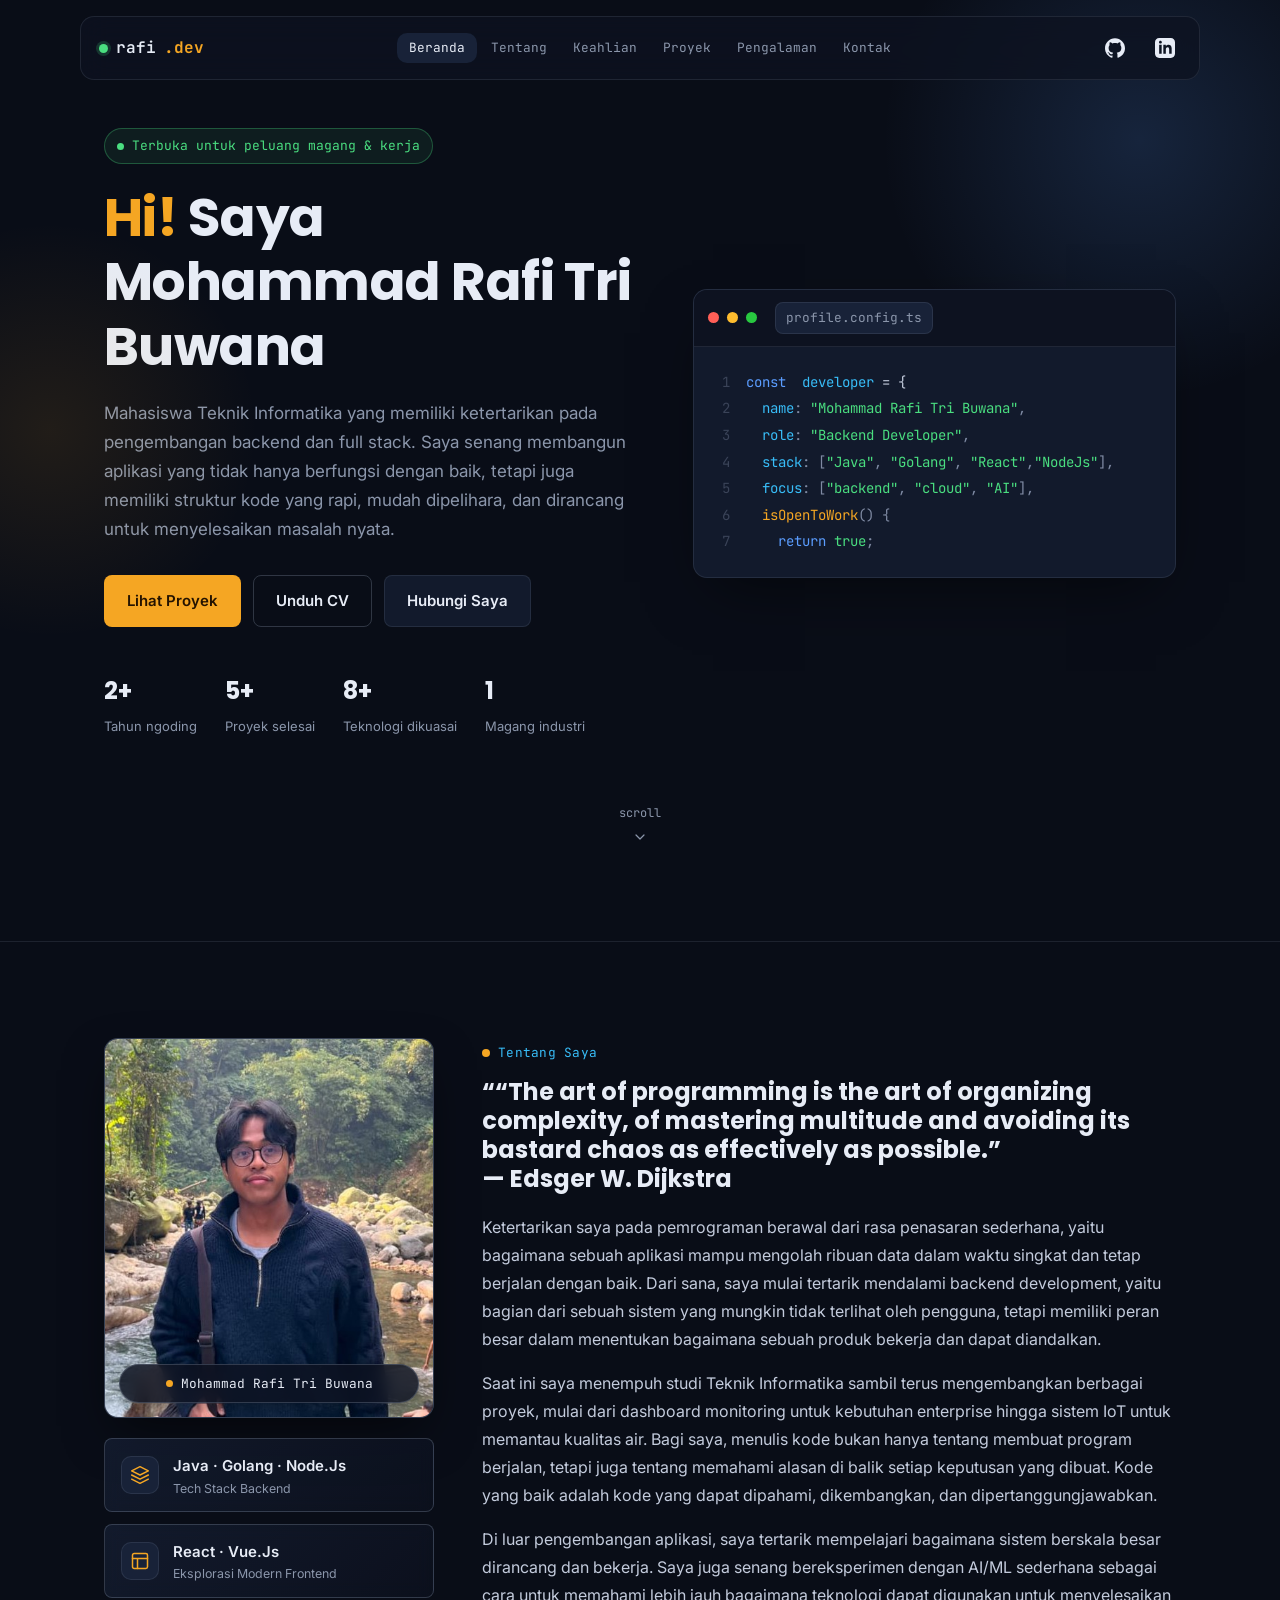
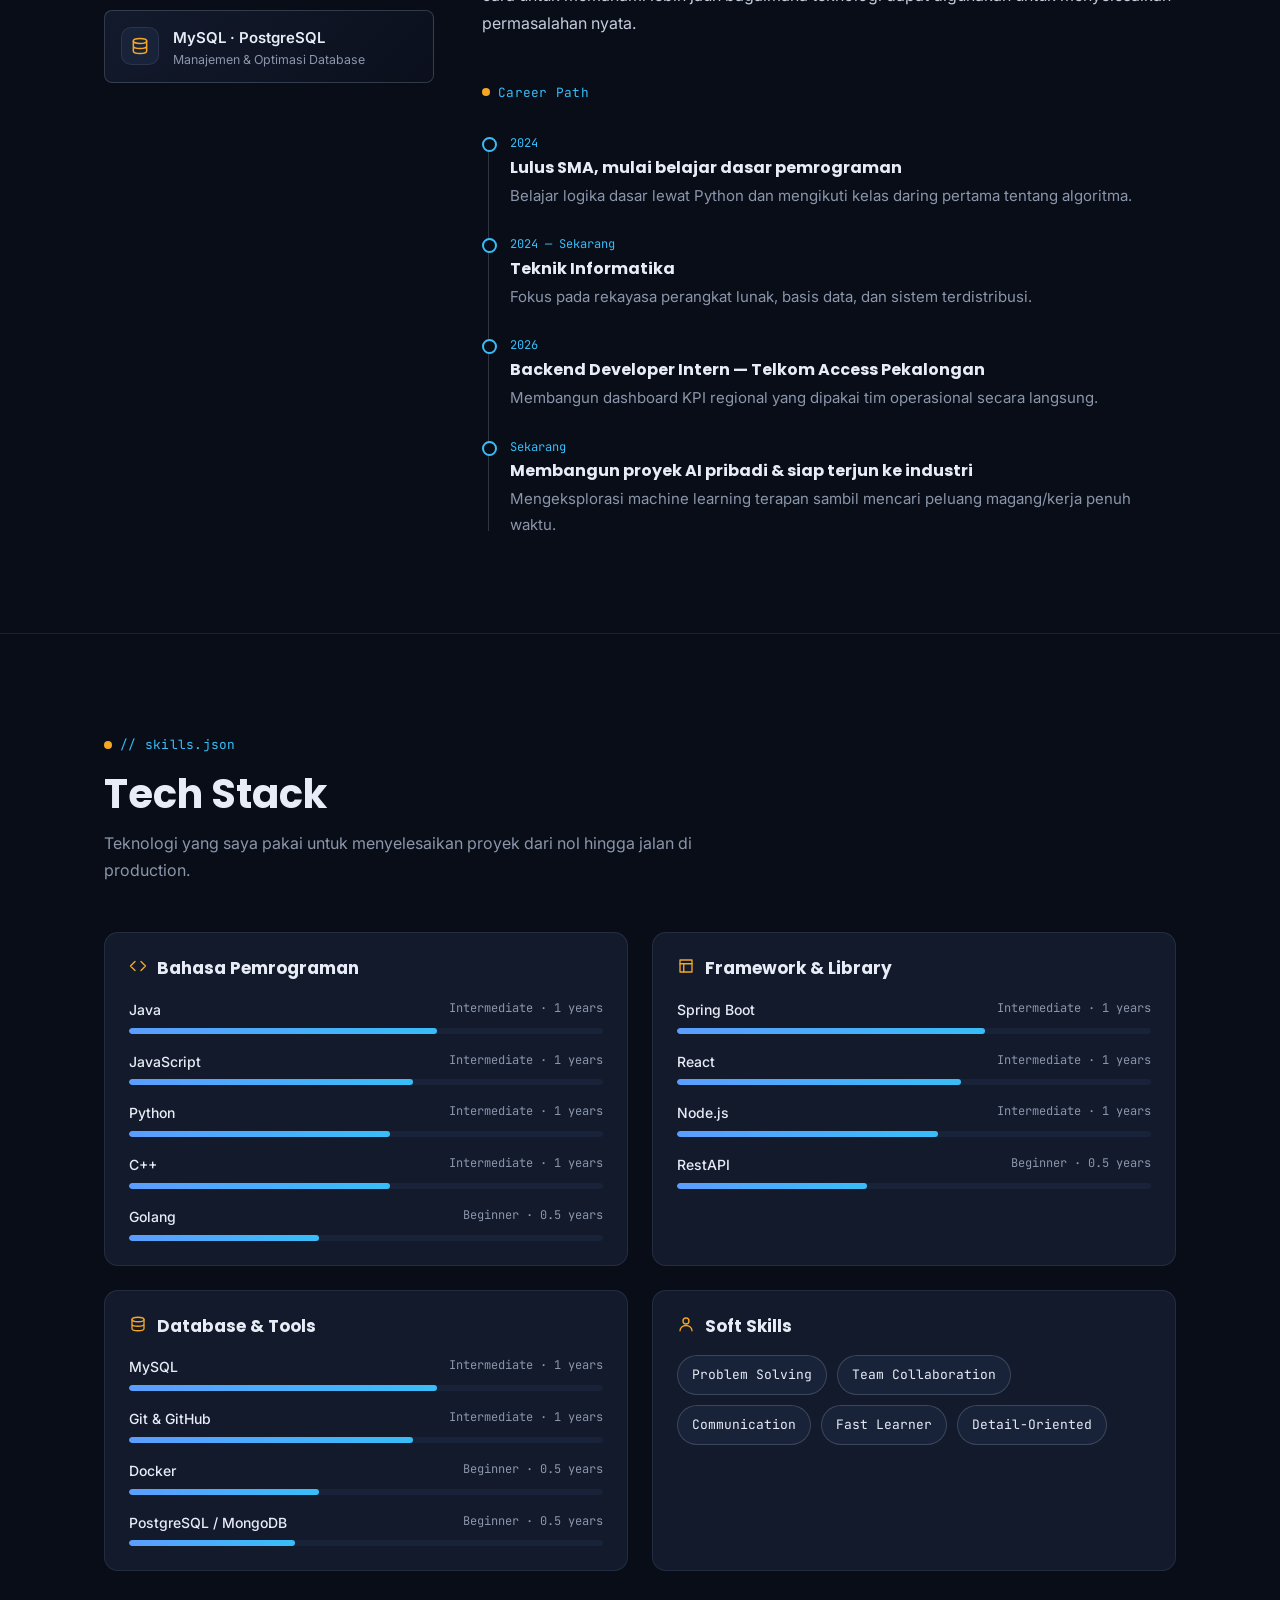
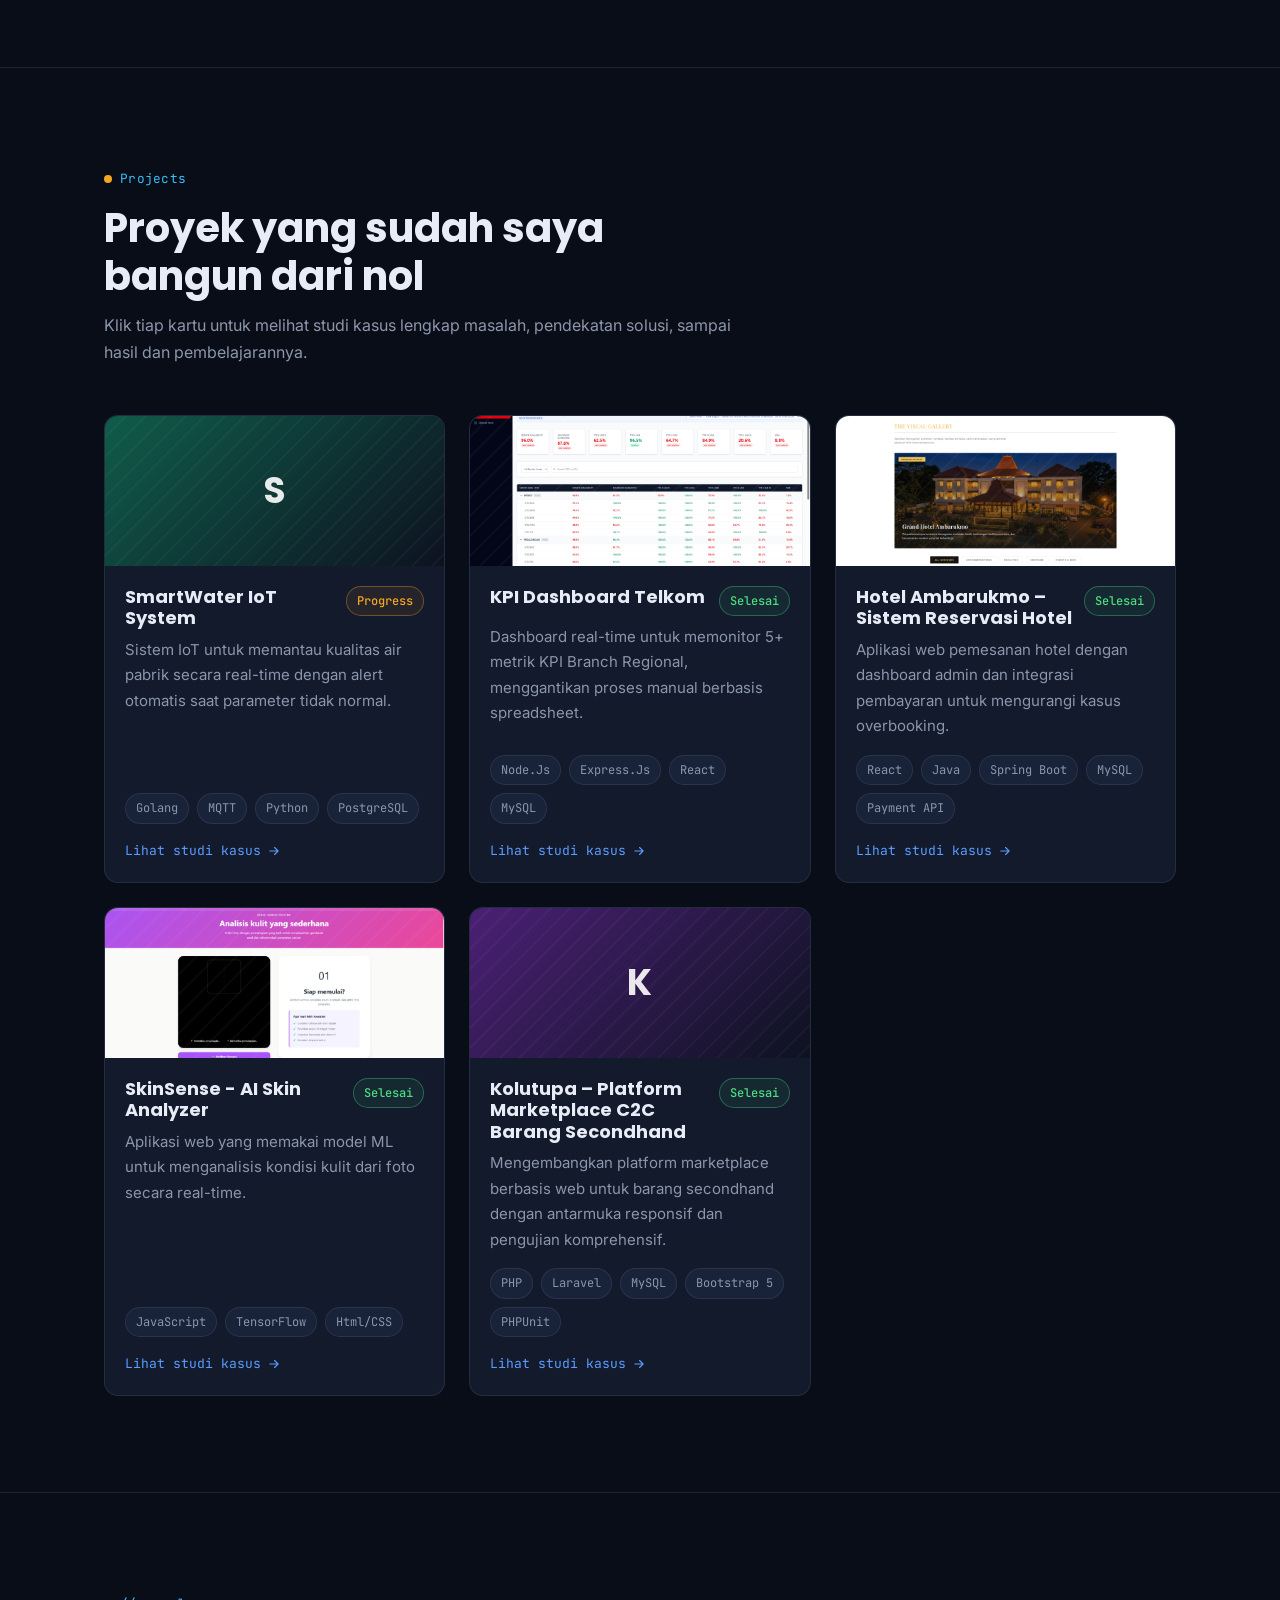
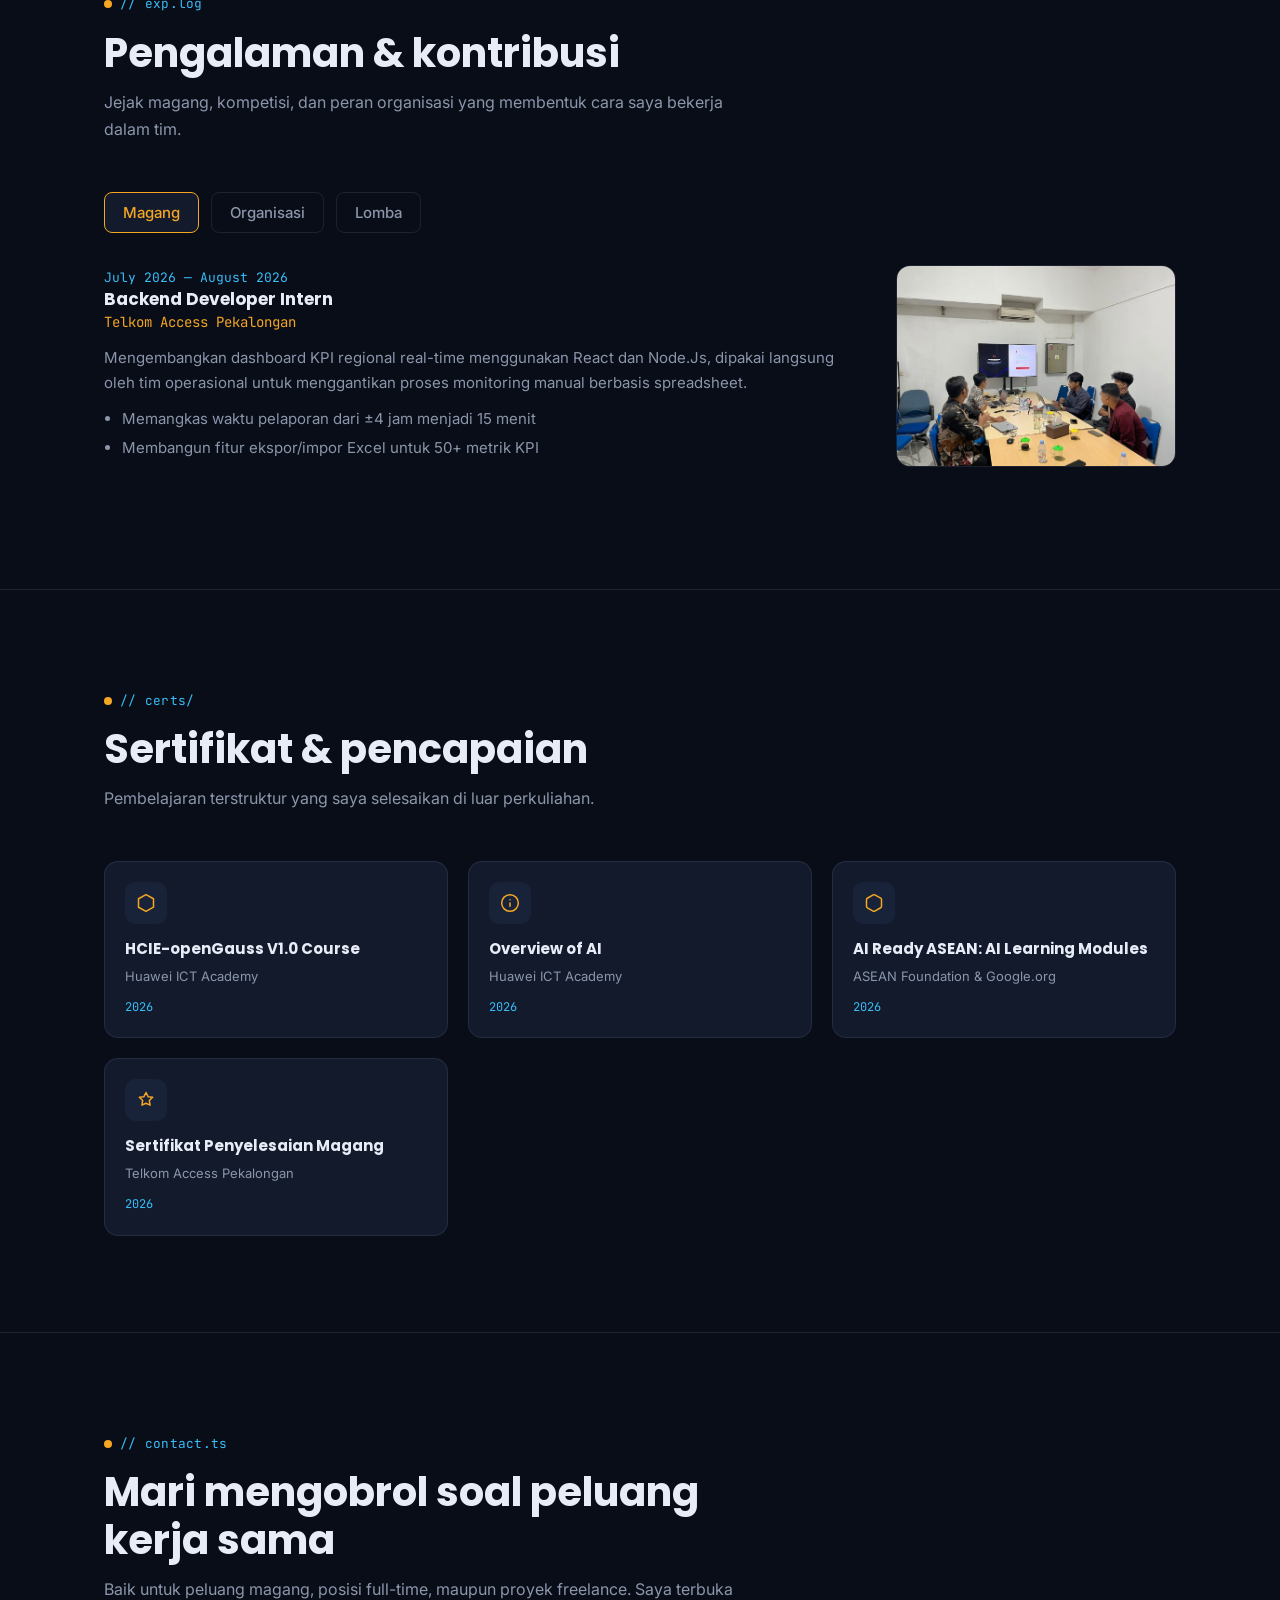
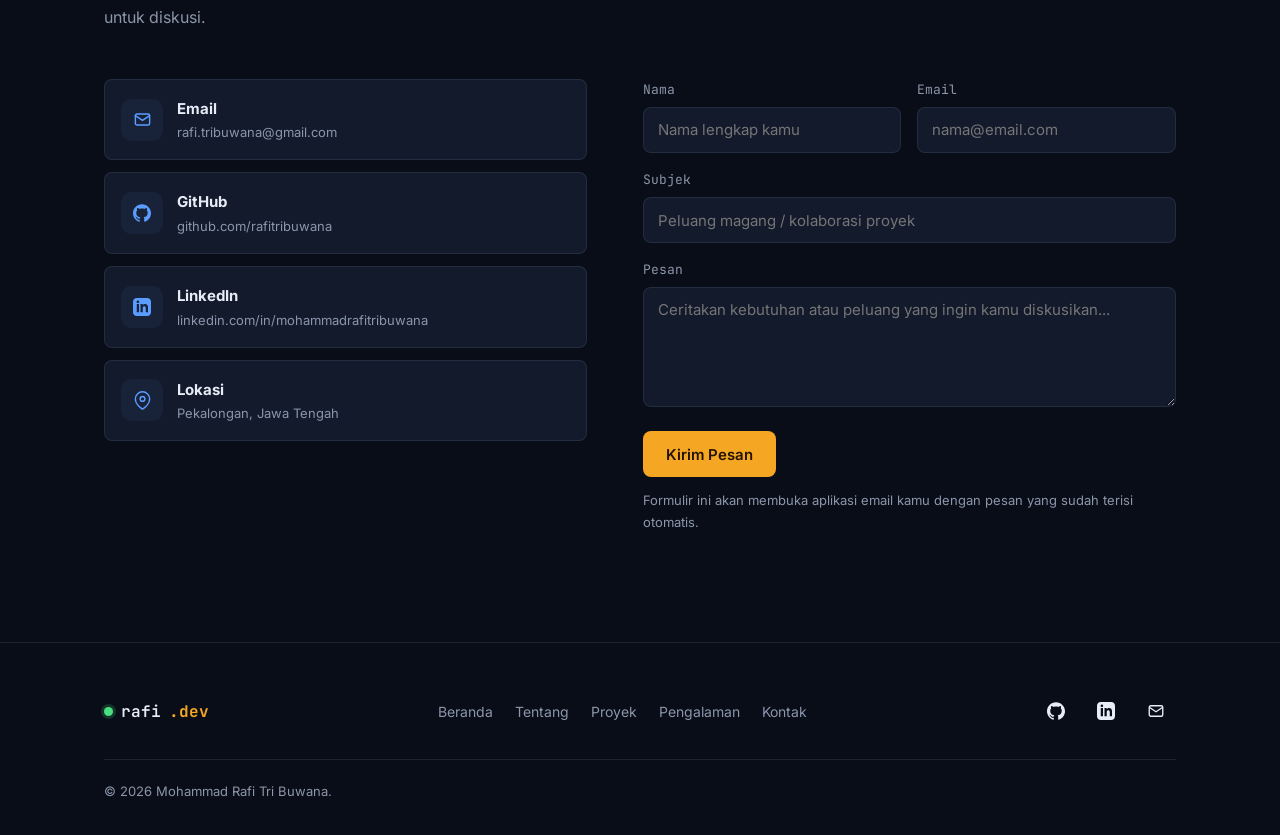
<file: index.html>
<!DOCTYPE html>
<html lang="id">
<head>
<meta charset="UTF-8" />
<meta name="viewport" content="width=device-width, initial-scale=1" />
<title>Mohammad Rafi Tri Buwana — Backend Developer</title>
<meta name="description" content="Portofolio Mohammad Rafi Tri Buwana, Backend Developer & Full Stack Developer. Lihat proyek, keahlian, dan pengalaman di bidang software engineering." />
<link rel="preconnect" href="https://fonts.googleapis.com" />
<link rel="preconnect" href="https://fonts.gstatic.com" crossorigin />
<link href="https://fonts.googleapis.com/css2?family=Poppins:wght@500;600;700&family=Inter:wght@400;500;600&family=JetBrains+Mono:wght@400;500;600&display=swap" rel="stylesheet" />
<link rel="stylesheet" href="style.css" />
</head>
<body>

<!-- ================= NAVBAR ================= -->
<div class="navbar-wrap">
  <nav class="navbar">
    <a class="logo" href="#home" aria-label="Kembali ke beranda">
      <span class="dot"></span> rafi<b>.dev</b>
    </a>
    <ul class="nav-links" id="navLinks">
      <li><a href="#home" data-section="home"><span class="fname">Beranda</span><span class="ext"></span></a></li>
      <li><a href="#about" data-section="about"><span class="fname">Tentang</span><span class="ext"></span></a></li>
      <li><a href="#skills" data-section="skills"><span class="fname">Keahlian</span><span class="ext"></span></a></li>
      <li><a href="#projects" data-section="projects"><span class="fname">Proyek</span><span class="ext"></span></a></li>
      <li><a href="#experience" data-section="experience"><span class="fname">Pengalaman</span><span class="ext"></span></a></li>
      <li><a href="#contact" data-section="contact"><span class="fname">Kontak</span><span class="ext"></span></a></li>
    </ul>
    <div class="nav-right">
      <a class="icon-link" href="https://github.com/rafitribuwana" target="_blank" rel="noopener" aria-label="Buka profil GitHub">
        <svg role="img" viewBox="0 0 24 24" xmlns="http://www.w3.org/2000/svg" width="20" height="20"><title>GitHub</title><path fill="currentColor" d="M12 .297c-6.63 0-12 5.373-12 12 0 5.303 3.438 9.8 8.205 11.385.6.113.82-.258.82-.577 0-.285-.01-1.04-.015-2.04-3.338.724-4.042-1.61-4.042-1.61C4.422 18.07 3.633 17.7 3.633 17.7c-1.087-.744.084-.729.084-.729 1.205.084 1.838 1.236 1.838 1.236 1.07 1.835 2.809 1.305 3.495.998.108-.776.417-1.305.76-1.605-2.665-.3-5.466-1.332-5.466-5.93 0-1.31.465-2.38 1.235-3.22-.135-.303-.54-1.523.105-3.176 0 0 1.005-.322 3.3 1.23.96-.267 1.98-.399 3-.405 1.02.006 2.04.138 3 .405 2.28-1.552 3.285-1.23 3.285-1.23.645 1.653.24 2.873.12 3.176.765.84 1.23 1.91 1.23 3.22 0 4.61-2.805 5.625-5.475 5.92.42.36.81 1.096.81 2.22 0 1.606-.015 2.896-.015 3.286 0 .315.21.69.825.57C20.565 22.092 24 17.592 24 12.297c0-6.627-5.373-12-12-12"/></svg>
      </a>
      <a class="icon-link" href="https://www.linkedin.com/in/rafitribuwana" target="_blank" rel="noopener" aria-label="Buka profil LinkedIn">
        <svg role="img" viewBox="0 0 24 24" xmlns="http://www.w3.org/2000/svg" width="20" height="20"><title>LinkedIn</title><path fill="currentColor" d="M19 0h-14c-2.761 0-5 2.239-5 5v14c0 2.761 2.239 5 5 5h14c2.762 0 5-2.239 5-5v-14c0-2.761-2.238-5-5-5zm-11 19h-3v-11h3v11zm-1.5-12.268c-.966 0-1.75-.79-1.75-1.764s.784-1.764 1.75-1.764 1.75.79 1.75 1.764-.783 1.764-1.75 1.764zm13.5 12.268h-3v-5.604c0-3.368-4-3.113-4 0v5.604h-3v-11h3v1.765c1.396-2.586 7-2.777 7 2.476v6.759z"/></svg>
      </a>
      <button class="icon-link menu-btn" id="menuBtn" aria-label="Buka menu navigasi">
        <svg width="20" height="20" viewBox="0 0 24 24" fill="none" stroke="currentColor" stroke-width="1.8" stroke-linecap="round"><path d="M3 6h18M3 12h18M3 18h18"/></svg>
      </button>
    </div>
  </nav>
</div>

<div class="mobile-menu" id="mobileMenu">
  <button class="icon-link close-btn" id="closeMenuBtn" aria-label="Tutup menu">
    <svg width="22" height="22" viewBox="0 0 24 24" fill="none" stroke="currentColor" stroke-width="1.8" stroke-linecap="round"><path d="M6 6l12 12M18 6L6 18"/></svg>
  </button>
  <a href="#home" data-section="home">Beranda <span class="ext"></span></a>
  <a href="#about" data-section="about">Tentang <span class="ext"></span></a>
  <a href="#skills" data-section="skills">Keahlian <span class="ext"></span></a>
  <a href="#projects" data-section="projects">Proyek <span class="ext"></span></a>
  <a href="#experience" data-section="experience">Pengalaman <span class="ext"></span></a>
  <a href="#certificates" data-section="certificates">Sertifikat <span class="ext"></span></a>
  <a href="#contact" data-section="contact">Kontak <span class="ext"></span></a>
  <div class="mm-social">
    <a class="icon-link" href="#https://github.com/rafitribuwana" target="_blank" rel="noopener" aria-label="GitHub"><svg width="19" height="19" viewBox="0 0 24 24" fill="none" stroke="currentColor" stroke-width="1.8"><rect x="3" y="3" width="18" height="18" rx="4"/><path d="M8 12h8M8 16h5M8 8h3"/></svg></a>
    <a class="icon-link" href="https://www.linkedin.com/in/rafitribuwana" target="_blank" rel="noopener" aria-label="LinkedIn"><svg width="19" height="19" viewBox="0 0 24 24" fill="none" stroke="currentColor" stroke-width="1.8"><rect x="3" y="3" width="18" height="18" rx="4"/><path d="M8.5 11v6M12.5 17v-3.5c0-1.2 1-2 2-2s1.8.8 1.8 2V17"/></svg></a>
  </div>
</div>

<!-- ================= HERO ================= -->
<section class="hero" id="home">
  <div class="hero-glow"></div>
  <div class="hero-glow two"></div>
  <div class="container hero-grid">
    <div>
      <span class="hero-kicker"><span class="pulse"></span> Terbuka untuk peluang magang &amp; kerja</span>
      <h1> <span class="accent">Hi!</span> Saya Mohammad Rafi Tri Buwana</h1>      
      <p class="lead">Mahasiswa Teknik Informatika yang memiliki ketertarikan pada pengembangan backend dan full stack. Saya senang membangun aplikasi yang tidak hanya berfungsi dengan baik, tetapi juga memiliki struktur kode yang rapi, mudah dipelihara, dan dirancang untuk menyelesaikan masalah nyata.</p>
      <div class="hero-ctas">
        <a href="#projects" class="btn btn-primary">Lihat Proyek</a>
        <a href="assets/CV_Mohammad Rafi Tri Buwana.pdf" class="btn btn-outline">Unduh CV</a>
        <a href="#contact" class="btn btn-ghost">Hubungi Saya</a>
      </div>
      <div class="hero-stats">
        <div class="stat"><b>2+</b><span>Tahun ngoding</span></div>
        <div class="stat"><b>5+</b><span>Proyek selesai</span></div>
        <div class="stat"><b>8+</b><span>Teknologi dikuasai</span></div>
        <div class="stat"><b>1</b><span>Magang industri</span></div>
      </div>
    </div>

    <div class="editor reveal">
      <div class="editor-bar">
        <span class="editor-dot r"></span><span class="editor-dot y"></span><span class="editor-dot g"></span>
        <span class="editor-file">profile.config.ts</span>
      </div>
      <div class="editor-body" id="editorBody"></div>
    </div>
  </div>
  <div class="container">
    <div class="scroll-cue">
      <span>scroll</span>
      <svg width="16" height="16" viewBox="0 0 24 24" fill="none" stroke="currentColor" stroke-width="1.8" stroke-linecap="round" stroke-linejoin="round"><path d="M6 9l6 6 6-6"/></svg>
    </div>
  </div>
</section>

<!-- ================= ABOUT ================= -->
<section class="section" id="about">
  <div class="container">
    <div class="about-grid">
      <div class="reveal about-left-col">
        <div class="about-photo-card">
          <img src="assets/Profile2.jpeg" alt="Mohammad Rafi Tri Buwana" onerror="this.style.display='none'; this.nextElementSibling.style.display='flex';" />
          <div class="photo-placeholder" style="display:none;">
            <svg width="44" height="44" viewBox="0 0 24 24" fill="none" stroke="currentColor" stroke-width="1.8" stroke-linecap="round" stroke-linejoin="round"><path d="M20 21v-2a4 4 0 0 0-4-4H8a4 4 0 0 0-4 4v2"/><circle cx="12" cy="7" r="4"/></svg>
            <span>assets/Profile.jpeg</span>
          </div>
          <div class="about-photo-badge">
            <span class="pulse"></span> Mohammad Rafi Tri Buwana
          </div>
        </div>

        <div class="stat-grid">
          <div class="stat-card">
            <div class="stat-icon-wrap">
              <svg class="sc-icon" viewBox="0 0 24 24" fill="none" stroke="currentColor" stroke-width="1.8" stroke-linecap="round" stroke-linejoin="round"><path d="M12 2L2 7l10 5 10-5-10-5zM2 17l10 5 10-5M2 12l10 5 10-5"/></svg>
            </div>
            <div class="stat-info">
              <b>Java · Golang · Node.Js </b>
              <span> Tech Stack Backend</span>
            </div>
          </div>
          <div class="stat-card">
            <div class="stat-icon-wrap">
              <svg class="sc-icon" viewBox="0 0 24 24" fill="none" stroke="currentColor" stroke-width="1.8" stroke-linecap="round" stroke-linejoin="round"><rect x="3" y="3" width="18" height="18" rx="2" ry="2"/><path d="M3 9h18M9 21V9"/></svg>
            </div>
            <div class="stat-info">
              <b>React · Vue.Js</b>
              <span>Eksplorasi Modern Frontend</span>
            </div>
          </div>
          <div class="stat-card">
            <div class="stat-icon-wrap">
              <svg class="sc-icon" viewBox="0 0 24 24" fill="none" stroke="currentColor" stroke-width="1.8" stroke-linecap="round" stroke-linejoin="round"><ellipse cx="12" cy="6" rx="8" ry="3"/><path d="M4 6v6c0 1.7 3.6 3 8 3s8-1.3 8-3V6M4 12v6c0 1.7 3.6 3 8 3s8-1.3 8-3v-6"/></svg>
            </div>  
            <div class="stat-info">
              <b>MySQL · PostgreSQL</b>
              <span>Manajemen &amp; Optimasi Database</span>
            </div>
          </div>
        </div>
      </div>

      <div class="reveal about-right-col">
        <span class="eyebrow">Tentang Saya</span>
        <h2>““The art of programming is the art of organizing complexity, of mastering multitude and avoiding its bastard chaos as effectively as possible.”</h2>
        <h2>— Edsger W. Dijkstra</h2>
        <div class="about-text" style="margin-top:20px;">
          <p>Ketertarikan saya pada pemrograman berawal dari rasa penasaran sederhana, yaitu bagaimana sebuah aplikasi mampu mengolah ribuan data dalam waktu singkat dan tetap berjalan dengan baik. Dari sana, saya mulai tertarik mendalami backend development, yaitu bagian dari sebuah sistem yang mungkin tidak terlihat oleh pengguna, tetapi memiliki peran besar dalam menentukan bagaimana sebuah produk bekerja dan dapat diandalkan.</p>
          <p>Saat ini saya menempuh studi Teknik Informatika sambil terus mengembangkan berbagai proyek, mulai dari dashboard monitoring untuk kebutuhan enterprise hingga sistem IoT untuk memantau kualitas air. Bagi saya, menulis kode bukan hanya tentang membuat program berjalan, tetapi juga tentang memahami alasan di balik setiap keputusan yang dibuat. Kode yang baik adalah kode yang dapat dipahami, dikembangkan, dan dipertanggungjawabkan.</p>
          <p>Di luar pengembangan aplikasi, saya tertarik mempelajari bagaimana sistem berskala besar dirancang dan bekerja. Saya juga senang bereksperimen dengan AI/ML sederhana sebagai cara untuk memahami lebih jauh bagaimana teknologi dapat digunakan untuk menyelesaikan permasalahan nyata.</p>
        </div>

        <div class="about-timeline-wrap" style="margin-top:40px;">
          <span class="eyebrow">Career Path</span>
          <div class="timeline" style="margin-top:16px;">
            <div class="tl-item">
              <div class="tl-date">2024</div>
              <h4>Lulus SMA, mulai belajar dasar pemrograman</h4>
              <p>Belajar logika dasar lewat Python dan mengikuti kelas daring pertama tentang algoritma.</p>
            </div>
            <div class="tl-item">
              <div class="tl-date">2024 — Sekarang</div>
              <h4>Teknik Informatika</h4>
              <p>Fokus pada rekayasa perangkat lunak, basis data, dan sistem terdistribusi.</p>
            </div>
            <div class="tl-item">
              <div class="tl-date">2026</div>
              <h4>Backend Developer Intern — Telkom Access Pekalongan</h4>
              <p>Membangun dashboard KPI regional yang dipakai tim operasional secara langsung.</p>
            </div>
            <div class="tl-item">
              <div class="tl-date">Sekarang</div>
              <h4>Membangun proyek AI pribadi &amp; siap terjun ke industri</h4>
              <p>Mengeksplorasi machine learning terapan sambil mencari peluang magang/kerja penuh waktu.</p>
            </div>
          </div>
        </div>
      </div>
    </div>
  </div>
</section>

<!-- ================= SKILLS ================= -->
<section class="section" id="skills">
  <div class="container">
    <div class="section-head reveal">
      <span class="eyebrow">// skills.json</span>
      <h2>Tech Stack</h2>
      <p>Teknologi yang saya pakai untuk menyelesaikan proyek dari nol hingga jalan di production.</p>
    </div>

    <div class="skills-grid">
      <div class="skill-card reveal">
        <h3><span class="ico">
          <svg width="18" height="18" viewBox="0 0 24 24" fill="none" stroke="currentColor" stroke-width="1.8" stroke-linecap="round" stroke-linejoin="round"><path d="M16 18l6-6-6-6M8 6l-6 6 6 6"/></svg>
        </span> Bahasa Pemrograman</h3>
        <div class="skill-row" data-level="65"><div class="row-top"><span>Java</span><span>Intermediate · 1 years</span></div><div class="meter"><i></i></div></div>
        <div class="skill-row" data-level="60"><div class="row-top"><span>JavaScript</span><span>Intermediate · 1 years</span></div><div class="meter"><i></i></div></div>
        <div class="skill-row" data-level="55"><div class="row-top"><span>Python</span><span>Intermediate · 1 years</span></div><div class="meter"><i></i></div></div>
        <div class="skill-row" data-level="55"><div class="row-top"><span>C++</span><span>Intermediate · 1 years</span></div><div class="meter"><i></i></div></div>
        <div class="skill-row" data-level="40"><div class="row-top"><span>Golang</span><span>Beginner · 0.5 years</span></div><div class="meter"><i></i></div></div>
      </div>

      <div class="skill-card reveal">
        <h3><span class="ico">
          <svg width="18" height="18" viewBox="0 0 24 24" fill="none" stroke="currentColor" stroke-width="1.8" stroke-linecap="round" stroke-linejoin="round"><path d="M4 4h16v16H4z"/><path d="M4 9h16M9 9v11"/></svg>
        </span> Framework &amp; Library</h3>
        <div class="skill-row" data-level="65"><div class="row-top"><span>Spring Boot</span><span>Intermediate · 1 years</span></div><div class="meter"><i></i></div></div>
        <div class="skill-row" data-level="60"><div class="row-top"><span>React</span><span>Intermediate · 1 years</span></div><div class="meter"><i></i></div></div>
        <div class="skill-row" data-level="55"><div class="row-top"><span>Node.js</span><span>Intermediate · 1 years</span></div><div class="meter"><i></i></div></div>
        <div class="skill-row" data-level="40"><div class="row-top"><span>RestAPI</span><span>Beginner · 0.5 years</span></div><div class="meter"><i></i></div></div>
      </div>

      <div class="skill-card reveal">
        <h3><span class="ico">
          <svg width="18" height="18" viewBox="0 0 24 24" fill="none" stroke="currentColor" stroke-width="1.8" stroke-linecap="round" stroke-linejoin="round"><ellipse cx="12" cy="6" rx="8" ry="3"/><path d="M4 6v6c0 1.7 3.6 3 8 3s8-1.3 8-3V6M4 12v6c0 1.7 3.6 3 8 3s8-1.3 8-3v-6"/></svg>
        </span> Database &amp; Tools</h3>
        <div class="skill-row" data-level="65"><div class="row-top"><span>MySQL</span><span>Intermediate · 1 years</span></div><div class="meter"><i></i></div></div>
        <div class="skill-row" data-level="60"><div class="row-top"><span>Git &amp; GitHub</span><span>Intermediate · 1 years</span></div><div class="meter"><i></i></div></div>
        <div class="skill-row" data-level="40"><div class="row-top"><span>Docker</span><span>Beginner · 0.5 years</span></div><div class="meter"><i></i></div></div>
        <div class="skill-row" data-level="35"><div class="row-top"><span>PostgreSQL / MongoDB</span><span>Beginner · 0.5 years</span></div><div class="meter"><i></i></div></div>
      </div>

      <div class="skill-card reveal">
        <h3><span class="ico">
          <svg width="18" height="18" viewBox="0 0 24 24" fill="none" stroke="currentColor" stroke-width="1.8" stroke-linecap="round" stroke-linejoin="round"><circle cx="12" cy="8" r="4"/><path d="M4 21c0-4 3.6-7 8-7s8 3 8 7"/></svg>
        </span> Soft Skills</h3>
        <div class="soft-skills" style="margin-top:0;">
          <span class="value-chip">Problem Solving</span>
          <span class="value-chip">Team Collaboration</span>
          <span class="value-chip">Communication</span>
          <span class="value-chip">Fast Learner</span>
          <span class="value-chip">Detail-Oriented</span>
        </div>
      </div>
    </div>
  </div>
</section>

<!-- ================= PROJECTS ================= -->
<section class="section" id="projects">
  <div class="container">
    <div class="section-head reveal">
      <span class="eyebrow">Projects</span>
      <h2>Proyek yang sudah saya bangun dari nol</h2>
      <p>Klik tiap kartu untuk melihat studi kasus lengkap masalah, pendekatan solusi, sampai hasil dan pembelajarannya.</p>
    </div>
    <div class="projects-grid" id="projectsGrid"></div>
  </div>
</section>

<!-- ================= EXPERIENCE ================= -->
<section class="section" id="experience">
  <div class="container">
    <div class="section-head reveal">
      <span class="eyebrow">// exp.log</span>
      <h2>Pengalaman &amp; kontribusi</h2>
      <p>Jejak magang, kompetisi, dan peran organisasi yang membentuk cara saya bekerja dalam tim.</p>
    </div>

    <!-- Experience Tabs -->
    <div class="exp-tabs reveal">
      <button class="exp-tab-btn active" data-category="internship">Magang</button>
      <button class="exp-tab-btn" data-category="organization">Organisasi</button>
      <button class="exp-tab-btn" data-category="competition">Lomba</button>
    </div>

    <!-- Magang -->
    <div class="exp-list" data-category="internship">
      <div class="exp-item reveal">
        <div>
          <div class="exp-date">July 2026 — August 2026</div>
          <div class="exp-content">
            <h4>Backend Developer Intern</h4>
            <div class="exp-org">Telkom Access Pekalongan</div>
            <p>Mengembangkan dashboard KPI regional real-time menggunakan React dan Node.Js, dipakai langsung oleh tim operasional untuk menggantikan proses monitoring manual berbasis spreadsheet.</p>
            <ul>
              <li>Memangkas waktu pelaporan dari ±4 jam menjadi 15 menit</li>
              <li>Membangun fitur ekspor/impor Excel untuk 50+ metrik KPI</li>
            </ul>
          </div>
        </div>
        <div class="exp-photo">
          <img src="assets//magang/MagangTelkom.jpeg" alt="Dashboard KPI Telkom" />
        </div>
      </div>
    </div>

    <!-- Organisasi -->
    <div class="exp-list" data-category="organization" style="display:none;">
      <div class="exp-item reveal">
        <div>
          <div class="exp-date">January 2026 - Now</div>
          <div class="exp-content">
            <h4>Head of Student Activity Unit - Manggala</h4>
            <div class="exp-org">Organisasi Mahasiswa</div>
            <ul>
              <li>Memimpin operasional menyeluruh organisasi mahasiswa dengan menyusun rencana kerja tahunan, roadmap kegiatan, serta menentukan arah strategis organisasi.</li>
              <li>Mengawasi dan mengoordinasikan berbagai divisi internal guna memastikan program kerja berjalan efektif.</li>
            </ul>
          </div>
        </div>
        <div class="exp-photo">
          <img src="/assets/organisasi/SertijabUKM.jpeg" alt="Manggala" />
        </div>
      </div>
      <div class="exp-item reveal">
        <div>
          <div class="exp-date">June 2026</div>
          <div class="exp-content">
            <h4>Project Manager</h4>
            <div class="exp-org">Teaching Movement at Rumah Baca</div>
            <ul>
              <li>Memimpin penuh perencanaan, pengorganisasian, dan eksekusi program pengabdian masyarakat.</li>
              <li>Mengoordinasikan panitia pelaksana dalam penyusunan materi ajar yang edukatif dan interaktif.</li>
            </ul>
          </div>
        </div>
        <div class="exp-photo">
          <img src="assets/organisasi/Rumahbaca2.jpeg" alt="Teaching Movement" />
        </div>
      </div>
      <div class="exp-item reveal">
        <div>
          <div class="exp-date">March 2026</div>
          <div class="exp-content">
            <h4>Public Relations Staff</h4>
            <div class="exp-org">Charity Event at Orphanage</div>
            <ul>
              <li>Menjadi jembatan komunikasi utama antara pihak panitia dengan pengelola panti asuhan.</li>
              <li>Menyusun narasi informasi acara, mengelola penyebaran undangan, serta mendukung donasi.</li>
            </ul>
          </div>
        </div>
        <div class="exp-photo">
          <img src="assets/organisasi/IFBERMA.jpeg" alt="Charity Event" />
        </div>
      </div>
      <div class="exp-item reveal">
        <div>
          <div class="exp-date">January 2026 - February 2026</div>
          <div class="exp-content">
            <h4>Secretary</h4>
            <div class="exp-org">University Roadshow & Campus Awareness</div>
            <ul>
              <li>Mengelola seluruh pemesanan dokumen formal, surat-menyurat birokrasi, pencatatan notulensi, serta pengarsipan data.</li>
              <li>Menyusun jadwal kunjungan ke berbagai SMA dan berkolaborasi dengan tim internal demi kelancaran sosialisasi.</li>
            </ul>
          </div>
        </div>
        <div class="exp-photo">
          <img src="/assets/organisasi/Roadshow2.jpeg" alt="Roadshow" />
        </div>
      </div>
      <div class="exp-item reveal">
        <div>
          <div class="exp-date">January 2026</div>
          <div class="exp-content">
            <h4>Event Coordinator</h4>
            <div class="exp-org">Basic Leadership Training (LDK)</div>
            <ul>
              <li>Merancang konsep, susunan acara (agenda), dan kerangka pelatihan kepemimpinan peserta.</li>
              <li>Mengoordinasikan kepanitiaan lintas fungsi serta mengelola logistik, lini masa, dan alur acara.</li>
            </ul>
          </div>
        </div>
        <div class="exp-photo">
          <img src="assets/organisasi/LDKManggala.jpeg" alt="Leadership Training" />
        </div>
      </div>
      <div class="exp-item reveal">
        <div>
          <div class="exp-date">September 2025</div>
          <div class="exp-content">
            <h4>Security Division Member</h4>
            <div class="exp-org">Informatics Department Orientation</div>
            <ul>
              <li>Memastikan kedisiplinan, ketertiban, dan manajemen kerumunan selama rangkaian acara orientasi jurusan.</li>
              <li>Bekerja sama secara intensif dengan tim lintas divisi untuk menciptakan lingkungan orientasi yang aman.</li>
            </ul>
          </div>
        </div>
        <div class="exp-photo">
          <img src="assets/organisasi/PanitiaWPI.jpeg" alt="Orientation" />
        </div>
      </div>
    </div>

    <!-- Lomba -->
    <div class="exp-list" data-category="competition" style="display:none;">
      <div class="exp-item reveal">
        <div>
          <div class="exp-date">October 2025</div>
          <div class="exp-content">
            <h4>Finalist</h4>
            <div class="exp-org">Business Idea Competition at ISLI National Seminar & Workshop</div>
            <p>Pertamina University & Institute of Supply Chain and Logistics Indonesia (ISLI)</p>
          </div>
        </div>
        <div class="exp-photo">
          <img src="assets/lomba/ISLICompetition.jpeg" alt="ISLI Competition" />
        </div>
      </div>
      <div class="exp-item reveal">
        <div>
          <div class="exp-date">October 2025</div>
          <div class="exp-content">
            <h4>Participant</h4>
            <div class="exp-org">National Essay Competition</div>
            <p>Sebelas Maret University (UNS) – Development Economics Student Association</p>
          </div>
        </div>
        <div class="exp-photo">
          <img src="assets/lomba/EssayUNS.jpeg" alt="Essay Competition" />
        </div>
      </div>
      <div class="exp-item reveal">
        <div>
          <div class="exp-date">September 2025</div>
          <div class="exp-content">
            <h4>Participant</h4>
            <div class="exp-org">ONMIPA (National Olympiad in Mathematics and Natural Sciences)</div>
            <p>Regional Level - Kementerian Pendidikan Tinggi, Sains, dan Teknologi Republik Indonesia</p>
          </div>
        </div>
        <div class="exp-photo">
          <img src="assets/lomba/ONMIPA2025.jpeg" alt="ONMIPA" />
        </div>
      </div>
    </div>
  </div>
</section>

<!-- ================= CERTIFICATES ================= -->
<section class="section" id="certificates">
  <div class="container">
    <div class="section-head reveal">
      <span class="eyebrow">// certs/</span>
      <h2>Sertifikat &amp; pencapaian</h2>
      <p>Pembelajaran terstruktur yang saya selesaikan di luar perkuliahan.</p>
    </div>
    <div class="cert-grid" id="certGrid">
      <div class="cert-card reveal" role="button" tabindex="0" data-cert-id="hcie-opengauss">
        <div class="cert-icon"><svg width="20" height="20" viewBox="0 0 24 24" fill="none" stroke="currentColor" stroke-width="1.8" stroke-linecap="round" stroke-linejoin="round"><path d="M12 2l9 4.9V17L12 22l-9-4.9V6.9z"/></svg></div>
        <h4>HCIE-openGauss V1.0 Course</h4>
        <div class="cert-issuer">Huawei ICT Academy</div>
        <div class="cert-date">2026</div>
      </div>
      <div class="cert-card reveal" role="button" tabindex="0" data-cert-id="overview-ai">
        <div class="cert-icon"><svg width="20" height="20" viewBox="0 0 24 24" fill="none" stroke="currentColor" stroke-width="1.8" stroke-linecap="round" stroke-linejoin="round"><circle cx="12" cy="12" r="10"/><path d="M12 16v-4"/><path d="M12 8h.01"/></svg></div>
        <h4>Overview of AI</h4>
        <div class="cert-issuer">Huawei ICT Academy</div>
        <div class="cert-date">2026</div>
      </div>
      <div class="cert-card reveal" role="button" tabindex="0" data-cert-id="ai-ready-asean">
        <div class="cert-icon"><svg width="20" height="20" viewBox="0 0 24 24" fill="none" stroke="currentColor" stroke-width="1.8" stroke-linecap="round" stroke-linejoin="round"><path d="M21 16V8a2 2 0 0 0-1-1.73l-7-4a2 2 0 0 0-2 0l-7 4A2 2 0 0 0 3 8v8a2 2 0 0 0 1 1.73l7 4a2 2 0 0 0 2 0l7-4A2 2 0 0 0 21 16z"/></svg></div>
        <h4>AI Ready ASEAN: AI Learning Modules</h4>
        <div class="cert-issuer">ASEAN Foundation & Google.org</div>
        <div class="cert-date">2026</div>
      </div>
       <div class="cert-card reveal" role="button" tabindex="0" data-cert-id="internship-cert">
        <div class="cert-icon"><svg width="20" height="20" viewBox="0 0 24 24" fill="none" stroke="currentColor" stroke-width="1.8" stroke-linecap="round" stroke-linejoin="round"><path d="M12 3l2.5 5 5.5.8-4 3.9.9 5.5L12 15.9 7.1 18.2l.9-5.5-4-3.9L9.5 8z"/></svg></div>
        <h4>Sertifikat Penyelesaian Magang</h4>
        <div class="cert-issuer">Telkom Access Pekalongan</div>
        <div class="cert-date">2026</div>
      </div>
    </div>
  </div>
</section>

<!-- ================= CONTACT ================= -->
<section class="section" id="contact">
  <div class="container">
    <div class="section-head reveal">
      <span class="eyebrow">// contact.ts</span>
      <h2>Mari mengobrol soal peluang kerja sama</h2>
      <p>Baik untuk peluang magang, posisi full-time, maupun proyek freelance. Saya terbuka untuk diskusi.</p>
    </div>

    <div class="contact-grid">
      <div class="contact-cards reveal">
        <a class="contact-card" href="mailto:rafi.tribuwana@gmail.com">
          <span class="cc-ico">
            <svg width="19" height="19" viewBox="0 0 24 24" fill="none" stroke="currentColor" stroke-width="1.8" stroke-linecap="round" stroke-linejoin="round"><rect x="3" y="5" width="18" height="14" rx="2"/><path d="M3 7l9 6 9-6"/></svg></span>
          <span><b>Email</b><span>rafi.tribuwana@gmail.com</span></span>
        </a>
        <a class="contact-card" href="https://github.com/rafitribuwana" target="_blank" rel="noopener">
          <span class="cc-ico">
            <svg role="img" viewBox="0 0 24 24" xmlns="http://www.w3.org/2000/svg" width="18" height="18"><title>GitHub</title><path fill="currentColor" d="M12 .297c-6.63 0-12 5.373-12 12 0 5.303 3.438 9.8 8.205 11.385.6.113.82-.258.82-.577 0-.285-.01-1.04-.015-2.04-3.338.724-4.042-1.61-4.042-1.61C4.422 18.07 3.633 17.7 3.633 17.7c-1.087-.744.084-.729.084-.729 1.205.084 1.838 1.236 1.838 1.236 1.07 1.835 2.809 1.305 3.495.998.108-.776.417-1.305.76-1.605-2.665-.3-5.466-1.332-5.466-5.93 0-1.31.465-2.38 1.235-3.22-.135-.303-.54-1.523.105-3.176 0 0 1.005-.322 3.3 1.23.96-.267 1.98-.399 3-.405 1.02.006 2.04.138 3 .405 2.28-1.552 3.285-1.23 3.285-1.23.645 1.653.24 2.873.12 3.176.765.84 1.23 1.91 1.23 3.22 0 4.61-2.805 5.625-5.475 5.92.42.36.81 1.096.81 2.22 0 1.606-.015 2.896-.015 3.286 0 .315.21.69.825.57C20.565 22.092 24 17.592 24 12.297c0-6.627-5.373-12-12-12"/></svg></span>
          <span><b>GitHub</b><span>github.com/rafitribuwana</span></span>
        </a>
        <a class="contact-card" href="https://www.linkedin.com/in/mohammad-rafi-tri-buwana-a13b3a313/" target="_blank" rel="noopener">
          <span class="cc-ico">
            <svg role="img" viewBox="0 0 24 24" xmlns="http://www.w3.org/2000/svg" width="18" height="18"><title>LinkedIn</title><path fill="currentColor" d="M19 0h-14c-2.761 0-5 2.239-5 5v14c0 2.761 2.239 5 5 5h14c2.762 0 5-2.239 5-5v-14c0-2.761-2.238-5-5-5zm-11 19h-3v-11h3v11zm-1.5-12.268c-.966 0-1.75-.79-1.75-1.764s.784-1.764 1.75-1.764 1.75.79 1.75 1.764-.783 1.764-1.75 1.764zm13.5 12.268h-3v-5.604c0-3.368-4-3.113-4 0v5.604h-3v-11h3v1.765c1.396-2.586 7-2.777 7 2.476v6.759z"/></svg></span>
          <span><b>LinkedIn</b><span>linkedin.com/in/mohammadrafitribuwana</span></span>
        </a>
        <div class="contact-card" style="cursor: default;">
          <span class="cc-ico">
            <svg width="19" height="19" viewBox="0 0 24 24" fill="none" stroke="currentColor" stroke-width="1.8" stroke-linecap="round" stroke-linejoin="round"><path d="M21 10c0 7-9 13-9 13s-9-6-9-13a9 9 0 0 1 18 0z"/><circle cx="12" cy="10" r="3"/></svg></span>
          <span><b>Lokasi</b><span>Pekalongan, Jawa Tengah</span></span>
        </div>
      </div>

      <form class="contact-form reveal" id="contactForm" novalidate>
        <div class="form-row">
          <div class="field" id="field-name">
            <label for="fname">Nama</label>
            <input type="text" id="fname" name="name" placeholder="Nama lengkap kamu" />
            <span class="err-msg">Nama wajib diisi.</span>
          </div>
          <div class="field" id="field-email">
            <label for="femail">Email</label>
            <input type="email" id="femail" name="email" placeholder="nama@email.com" />
            <span class="err-msg">Masukkan alamat email yang valid.</span>
          </div>
        </div>
        <div class="field" id="field-subject">
          <label for="fsubject">Subjek</label>
          <input type="text" id="fsubject" name="subject" placeholder="Peluang magang / kolaborasi proyek" />
          <span class="err-msg">Subjek wajib diisi.</span>
        </div>
        <div class="field" id="field-message">
          <label for="fmessage">Pesan</label>
          <textarea id="fmessage" name="message" placeholder="Ceritakan kebutuhan atau peluang yang ingin kamu diskusikan..."></textarea>
          <span class="err-msg">Pesan minimal 10 karakter.</span>
        </div>
        <button type="submit" class="btn btn-primary" style="align-self:flex-start;">Kirim Pesan</button>
        <p class="form-note">Formulir ini akan membuka aplikasi email kamu dengan pesan yang sudah terisi otomatis.</p>
        <div class="form-status ok" id="formStatus">
          <svg width="18" height="18" viewBox="0 0 24 24" fill="none" stroke="currentColor" stroke-width="2" stroke-linecap="round" stroke-linejoin="round"><circle cx="12" cy="12" r="9"/><path d="M8.5 12.5l2.5 2.5 4.5-5"/></svg>
          Aplikasi email kamu akan terbuka sebentar lagi.
        </div>
      </form>
    </div>
  </div>
</section>

<!-- ================= FOOTER ================= -->
<footer>
  <div class="container">
    <div class="footer-grid">
      <div class="logo"><span class="dot"></span> rafi<b>.dev</b></div>
      <div class="footer-links">
        <a href="#home">Beranda</a>
        <a href="#about">Tentang</a>
        <a href="#projects">Proyek</a>
        <a href="#experience">Pengalaman</a>
        <a href="#contact">Kontak</a>
      </div>
      <div class="footer-social">
        <a class="icon-link" href="https://github.com/rafitribuwana" target="_blank" rel="noopener" aria-label="GitHub">
          <svg role="img" viewBox="0 0 24 24" xmlns="http://www.w3.org/2000/svg" width="18" height="18"><title>GitHub</title><path fill="currentColor" d="M12 .297c-6.63 0-12 5.373-12 12 0 5.303 3.438 9.8 8.205 11.385.6.113.82-.258.82-.577 0-.285-.01-1.04-.015-2.04-3.338.724-4.042-1.61-4.042-1.61C4.422 18.07 3.633 17.7 3.633 17.7c-1.087-.744.084-.729.084-.729 1.205.084 1.838 1.236 1.838 1.236 1.07 1.835 2.809 1.305 3.495.998.108-.776.417-1.305.76-1.605-2.665-.3-5.466-1.332-5.466-5.93 0-1.31.465-2.38 1.235-3.22-.135-.303-.54-1.523.105-3.176 0 0 1.005-.322 3.3 1.23.96-.267 1.98-.399 3-.405 1.02.006 2.04.138 3 .405 2.28-1.552 3.285-1.23 3.285-1.23.645 1.653.24 2.873.12 3.176.765.84 1.23 1.91 1.23 3.22 0 4.61-2.805 5.625-5.475 5.92.42.36.81 1.096.81 2.22 0 1.606-.015 2.896-.015 3.286 0 .315.21.69.825.57C20.565 22.092 24 17.592 24 12.297c0-6.627-5.373-12-12-12"/></svg></a>
        <a class="icon-link" href="https://www.linkedin.com/in/mohammad-rafi-tri-buwana-a13b3a313/" target="_blank" rel="noopener" aria-label="LinkedIn">
          <svg role="img" viewBox="0 0 24 24" xmlns="http://www.w3.org/2000/svg" width="18" height="18"><title>LinkedIn</title><path fill="currentColor" d="M19 0h-14c-2.761 0-5 2.239-5 5v14c0 2.761 2.239 5 5 5h14c2.762 0 5-2.239 5-5v-14c0-2.761-2.238-5-5-5zm-11 19h-3v-11h3v11zm-1.5-12.268c-.966 0-1.75-.79-1.75-1.764s.784-1.764 1.75-1.764 1.75.79 1.75 1.764-.783 1.764-1.75 1.764zm13.5 12.268h-3v-5.604c0-3.368-4-3.113-4 0v5.604h-3v-11h3v1.765c1.396-2.586 7-2.777 7 2.476v6.759z"/></svg></a>
        <a class="icon-link" href="mailto:rafi.tribuwana@gmail.com" aria-label="Email"><svg width="18" height="18" viewBox="0 0 24 24" fill="none" stroke="currentColor" stroke-width="1.8"><rect x="3" y="5" width="18" height="14" rx="2"/><path d="M3 7l9 6 9-6"/></svg></a>
      </div>
    </div>
    <div class="footer-bottom">
      <span>&copy; <span id="year"></span> Mohammad Rafi Tri Buwana.</span>
      <!-- <span>Build With HTML, CSS &amp; Vanilla JavaScript.</span> -->
    </div>
  </div>
</footer>

<button class="back-top" id="backTop" aria-label="Kembali ke atas">
  <svg width="18" height="18" viewBox="0 0 24 24" fill="none" stroke="currentColor" stroke-width="2.2" stroke-linecap="round" stroke-linejoin="round"><path d="M12 19V5M5 12l7-7 7 7"/></svg>
</button>

<!-- ================= PROJECT MODAL ================= -->
<div class="modal-overlay" id="modalOverlay">
  <div class="modal" role="dialog" aria-modal="true" aria-labelledby="modalTitle">
    <div class="modal-head">
      <div>
        <span class="badge badge-done" id="modalStatus">Selesai</span>
        <h3 id="modalTitle" style="margin-top:10px;">Judul Proyek</h3>
        <div class="modal-meta" id="modalMeta"></div>
      </div>
      <button class="modal-close" id="modalClose" aria-label="Tutup detail proyek">
        <svg width="18" height="18" viewBox="0 0 24 24" fill="none" stroke="currentColor" stroke-width="1.8" stroke-linecap="round"><path d="M6 6l12 12M18 6L6 18"/></svg>
      </button>
    </div>
    <div class="modal-body" id="modalBody"></div>
  </div>
</div>

<!-- ================= CERTIFICATE MODAL ================= -->
<div class="modal-overlay" id="certModalOverlay">
  <div class="modal" role="dialog" aria-modal="true" aria-labelledby="certModalTitle">
    <div class="modal-head">
      <div>
        <h3 id="certModalTitle" style="margin-top:0;">Sertifikat</h3>
        <div id="certModalMeta" style="margin-top:8px;"></div>
      </div>
      <button class="modal-close" id="certModalClose" aria-label="Tutup bukti sertifikat">
        <svg width="18" height="18" viewBox="0 0 24 24" fill="none" stroke="currentColor" stroke-width="1.8" stroke-linecap="round"><path d="M6 6l12 12M18 6L6 18"/></svg>
      </button>
    </div>
    <div class="modal-body" id="certModalBody"></div>
  </div>
</div>

<script src="data.js"></script>
<script src="script.js"></script>
</body>
</html>
</file>
<file: style.css>
:root{
    --bg:#090d17;
    --bg-soft:#0d1220;
    --surface:#121a2c;
    --surface-hi:#182238;
    --border:rgba(148,163,184,0.14);
    --border-strong:rgba(148,163,184,0.28);
    --text:#e7ecf6;
    --text-body:#c3cbdc;
    --text-muted:#8b96ab;
    --blue:#5b9dff;
    --blue-dim:#2f5da8;
    --cyan:#38bdf8;
    --green:#4ade80;
    --amber:#f5a623;
    --amber-hi:#ffc266;
    --font-display:'Poppins',sans-serif;
    --font-body:'Inter',sans-serif;
    --font-mono:'JetBrains Mono',monospace;
    --radius-sm:8px;
    --radius-md:14px;
    --radius-lg:20px;
    --nav-h:64px;
    --maxw:1120px;
    /* z-index scale: 10 raised card, 20 sticky nav, 30 mobile menu, 40 modal, 50 toast/back-to-top */
  }

  *{box-sizing:border-box;}
  html{scroll-behavior:smooth;}
  body{
    margin:0;
    background:var(--bg);
    color:var(--text-body);
    font-family:var(--font-body);
    font-size:16px;
    line-height:1.7;
    -webkit-font-smoothing:antialiased;
  }
  img{max-width:100%;display:block;}
  a{color:inherit;text-decoration:none;}
  button{font-family:inherit;}
  ::selection{background:rgba(91,157,255,0.35);color:#fff;}

  h1,h2,h3,h4{font-family:var(--font-display);color:var(--text);margin:0;line-height:1.2;}
  .eyebrow{
    display:inline-flex;align-items:center;gap:8px;
    font-family:var(--font-mono);font-size:0.8rem;color:var(--cyan);
    letter-spacing:0.02em;margin-bottom:14px;
  }
  .eyebrow::before{content:"";width:8px;height:8px;border-radius:50%;background:var(--amber);flex:none;}

  .container{max-width:var(--maxw);margin:0 auto;padding:0 24px;}
  .section{padding:96px 0;border-top:1px solid var(--border);}
  .section-head{max-width:640px;margin-bottom:48px;}
  .section-head h2{font-size:clamp(1.75rem,3.5vw,2.5rem);font-weight:700;}
  .section-head p{margin-top:12px;color:var(--text-muted);}

  .btn{
    display:inline-flex;align-items:center;justify-content:center;gap:8px;
    font-family:var(--font-body);font-weight:600;font-size:0.9375rem;
    padding:12px 22px;min-height:46px;border-radius:var(--radius-sm);
    border:1px solid transparent;cursor:pointer;transition:transform .15s ease,background .2s ease,border-color .2s ease,box-shadow .2s ease;
    white-space:nowrap;
  }
  .btn:active{transform:scale(0.97);}
  .btn-primary{background:var(--amber);color:#241300;}
  .btn-primary:hover{background:var(--amber-hi);box-shadow:0 0 0 4px rgba(245,166,35,0.16);}
  .btn-outline{background:transparent;border-color:var(--border-strong);color:var(--text);}
  .btn-outline:hover{border-color:var(--cyan);color:var(--cyan);}
  .btn-ghost{background:var(--surface);border-color:var(--border);color:var(--text);}
  .btn-ghost:hover{border-color:var(--border-strong);}
  .btn-sm{padding:9px 16px;min-height:38px;font-size:0.8125rem;}

  .tag{
    font-family:var(--font-mono);font-size:0.75rem;color:var(--text-muted);
    background:var(--surface-hi);border:1px solid var(--border);
    padding:4px 10px;border-radius:999px;white-space:nowrap;
  }
  .badge{
    font-family:var(--font-mono);font-size:0.75rem;font-weight:500;
    padding:4px 10px;border-radius:999px;border:1px solid;
  }
  .badge-done{color:var(--green);border-color:rgba(74,222,128,0.35);background:rgba(74,222,128,0.08);}
  .badge-progress{color:var(--amber);border-color:rgba(245,166,35,0.35);background:rgba(245,166,35,0.08);}
  .badge-academic{color:var(--cyan);border-color:rgba(56,189,248,0.35);background:rgba(56,189,248,0.08);}

  /* ---------- NAVBAR ---------- */
  .navbar-wrap{position:fixed;top:16px;left:16px;right:16px;z-index:20;display:flex;justify-content:center;}
  .navbar{
    width:100%;max-width:var(--maxw);
    background:rgba(13,18,32,0.78);backdrop-filter:blur(14px);-webkit-backdrop-filter:blur(14px);
    border:1px solid var(--border);border-radius:var(--radius-md);
    display:flex;align-items:center;justify-content:space-between;
    padding:0 14px 0 18px;height:var(--nav-h);
  }
  .logo{font-family:var(--font-mono);font-weight:600;font-size:1rem;color:var(--text);display:flex;align-items:center;gap:8px;cursor:pointer;}
  .logo .dot{width:9px;height:9px;border-radius:50%;background:var(--green);box-shadow:0 0 0 3px rgba(74,222,128,0.18);}
  .logo b{color:var(--amber);}
  .nav-links{display:flex;align-items:center;gap:2px;list-style:none;margin:0;padding:0;}
  .nav-links a{
    display:flex;flex-direction:column;align-items:center;line-height:1.15;
    padding:8px 12px;border-radius:10px;font-family:var(--font-mono);font-size:0.8rem;
    color:var(--text-muted);cursor:pointer;transition:color .2s ease,background .2s ease;
  }
  .nav-links a .fname{color:inherit;}
  .nav-links a .ext{color:var(--blue-dim);font-size:0.72em;}
  .nav-links a:hover,.nav-links a.active{color:var(--text);background:var(--surface-hi);}
  .nav-links a.active .ext{color:var(--amber);}
  .nav-right{display:flex;align-items:center;gap:10px;}
  .icon-link{
    width:40px;height:40px;display:flex;align-items:center;justify-content:center;
    border-radius:10px;color:var(--text);border:1px solid transparent;cursor:pointer;
    background:transparent;
    transition:color .2s ease,border-color .2s ease,background .2s ease,box-shadow .2s ease;
  }
  .icon-link:hover{color:var(--amber);background:var(--surface-hi);border-color:var(--amber);box-shadow:0 0 0 3px rgba(245,166,35,0.16);}
  .menu-btn{display:none;}

  /* Mobile menu */
  .mobile-menu{
    position:fixed;inset:0;z-index:30;background:var(--bg);
    display:flex;flex-direction:column;align-items:center;justify-content:center;gap:6px;
    opacity:0;pointer-events:none;transition:opacity .25s ease;
  }
  .mobile-menu.open{opacity:1;pointer-events:auto;}
  .mobile-menu a{
    font-family:var(--font-mono);font-size:1.25rem;color:var(--text);padding:14px 20px;cursor:pointer;
  }
  .mobile-menu a .ext{color:var(--amber);}
  .mobile-menu .close-btn{position:absolute;top:22px;right:22px;}
  .mobile-menu .mm-social{display:flex;gap:14px;margin-top:24px;}

  /* ---------- HERO ---------- */
  .hero{
    padding:calc(var(--nav-h) + 64px) 0 96px;position:relative;overflow:hidden;
  }
  .hero-glow{
    position:absolute;top:-120px;right:-120px;width:520px;height:520px;border-radius:50%;
    background:radial-gradient(circle,rgba(91,157,255,0.16),transparent 70%);pointer-events:none;
  }
  .hero-glow.two{top:220px;left:-160px;width:420px;height:420px;background:radial-gradient(circle,rgba(245,166,35,0.10),transparent 70%);}
  .hero-grid{display:grid;grid-template-columns:1.05fr 0.95fr;gap:56px;align-items:center;}
  .hero-profile-header{display:flex;align-items:center;gap:16px;margin-bottom:22px;flex-wrap:wrap;}
  .hero-avatar{
    width:62px;height:62px;border-radius:50%;padding:2px;
    background:linear-gradient(135deg,var(--amber),var(--cyan));
    box-shadow:0 0 22px rgba(245,166,35,0.3);flex-shrink:0;
    transition:transform .3s ease, box-shadow .3s ease;
  }
  .hero-avatar:hover{transform:scale(1.08) rotate(3deg);box-shadow:0 0 30px rgba(245,166,35,0.5);}
  .hero-avatar img{width:100%;height:100%;border-radius:50%;object-fit:cover;display:block;}
  .hero-avatar-placeholder{
    width:100%;height:100%;border-radius:50%;background:var(--surface);
    display:flex;align-items:center;justify-content:center;color:var(--amber);
  }
  .hero-profile-header .hero-kicker{margin-bottom:0;}
  .hero-kicker{display:inline-flex;align-items:center;gap:8px;font-family:var(--font-mono);font-size:0.8125rem;color:var(--green);
    background:rgba(74,222,128,0.08);border:1px solid rgba(74,222,128,0.3);padding:6px 12px;border-radius:999px;margin-bottom:22px;}
  .hero-kicker .pulse{width:7px;height:7px;border-radius:50%;background:var(--green);animation:pulse 1.8s infinite;}
  @keyframes pulse{0%,100%{opacity:1;}50%{opacity:0.35;}}
  .hero h1{font-size:clamp(2.15rem,4.6vw,3.35rem);font-weight:700;letter-spacing:-0.01em;}
  .hero h1 .accent{color:var(--amber);}
  .hero p.lead{margin:20px 0 32px;color:var(--text-muted);font-size:1.0625rem;max-width:52ch;}
  .hero-ctas{display:flex;flex-wrap:wrap;gap:12px;}
  .hero-stats{display:flex;gap:28px;margin-top:44px;flex-wrap:wrap;}
  .hero-stats .stat b{display:block;font-family:var(--font-display);font-size:1.5rem;color:var(--text);}
  .hero-stats .stat span{font-size:0.8125rem;color:var(--text-muted);}

  /* editor window signature */
  .editor{
    background:var(--surface);border:1px solid var(--border);border-radius:var(--radius-md);
    overflow:hidden;box-shadow:0 24px 60px -20px rgba(0,0,0,0.55);
  }
  .editor-bar{
    display:flex;align-items:center;gap:8px;padding:12px 14px;border-bottom:1px solid var(--border);background:var(--bg-soft);
  }
  .editor-dot{width:11px;height:11px;border-radius:50%;}
  .editor-dot.r{background:#ff5f57;} .editor-dot.y{background:#febc2e;} .editor-dot.g{background:#28c840;}
  .editor-file{margin-left:10px;font-family:var(--font-mono);font-size:0.8rem;color:var(--text-muted);
    background:var(--surface-hi);border:1px solid var(--border);border-radius:8px;padding:4px 10px;}
  .editor-body{padding:22px 20px;font-family:var(--font-mono);font-size:0.875rem;line-height:1.9;min-height:230px;}
  .editor-line{display:flex;gap:16px;}
  .editor-num{color:#3a4358;user-select:none;min-width:16px;text-align:right;}
  .editor-code{color:var(--text-body);white-space:pre-wrap;}
  .tok-kw{color:var(--blue);} .tok-key{color:var(--cyan);} .tok-str{color:var(--green);} .tok-fn{color:var(--amber);} .tok-com{color:#5b6478;} .tok-punc{color:#69759091;color:#7f8aa3;}
  .caret{display:inline-block;width:8px;height:1.1em;background:var(--amber);vertical-align:text-bottom;animation:blink 1s step-end infinite;}
  @keyframes blink{50%{opacity:0;}}

  .scroll-cue{display:flex;flex-direction:column;align-items:center;gap:6px;margin-top:64px;color:var(--text-muted);font-family:var(--font-mono);font-size:0.75rem;}
  .scroll-cue svg{animation:bob 1.8s ease-in-out infinite;}
  @keyframes bob{0%,100%{transform:translateY(0);}50%{transform:translateY(6px);}}

  /* ---------- ABOUT ---------- */
  .about-grid{display:grid;grid-template-columns:330px 1fr;gap:48px;align-items:start;}
  .about-photo-card{
    position:relative;width:100%;height:380px;border-radius:var(--radius-md);
    border:1px solid var(--border-strong);background:var(--surface);overflow:hidden;
    box-shadow:0 20px 50px -12px rgba(0,0,0,0.6);
    transition:transform .3s ease, border-color .3s ease, box-shadow .3s ease;
  }
  .about-photo-card:hover{
    transform:translateY(-4px);border-color:var(--amber);
    box-shadow:0 24px 55px -10px rgba(245,166,35,0.25);
  }
  .about-photo-card img{width:100%;height:100%;object-fit:cover;object-position:center 20%;display:block;transition:transform .4s ease;}
  .about-photo-card:hover img{transform:scale(1.04);}
  .about-photo-badge{
    position:absolute;bottom:14px;left:14px;right:14px;
    background:rgba(13,18,32,0.82);backdrop-filter:blur(8px);-webkit-backdrop-filter:blur(8px);
    border:1px solid var(--border-strong);border-radius:999px;padding:8px 16px;
    font-family:var(--font-mono);font-size:0.8rem;color:var(--text);
    display:flex;align-items:center;justify-content:center;gap:8px;
    box-shadow:0 4px 14px rgba(0,0,0,0.3);
  }
  .about-photo-badge .pulse{width:7px;height:7px;border-radius:50%;background:var(--amber);animation:pulse 1.8s infinite;}
  .photo-placeholder{
    width:100%;height:100%;display:flex;flex-direction:column;align-items:center;justify-content:center;
    gap:10px;color:var(--text-muted);background:linear-gradient(135deg, var(--surface-hi), var(--bg-soft));
    padding:16px;text-align:center;font-size:0.8125rem;
  }
  .photo-placeholder svg{color:var(--amber);}
  .photo-placeholder span{font-family:var(--font-mono);font-size:0.75rem;color:var(--text-muted);line-height:1.4;}
  .about-text p{margin:0 0 16px;color:var(--text-body);font-size:1rem;line-height:1.75;}
  .stat-grid{display:flex;flex-direction:column;gap:12px;margin-top:20px;}
  .stat-card{
    position:relative;display:flex;align-items:center;gap:14px;
    background:linear-gradient(135deg, rgba(24,34,56,0.65), rgba(13,18,32,0.65));
    border:1px solid var(--border-strong);border-radius:var(--radius-sm);
    padding:14px 16px;overflow:hidden;
    transition:transform .3s ease, border-color .3s ease, box-shadow .3s ease;
    backdrop-filter:blur(8px);-webkit-backdrop-filter:blur(8px);
  }
  .stat-card:hover{
    transform:translateX(5px);border-color:var(--amber);
    box-shadow:0 8px 24px -6px rgba(245,166,35,0.22);
  }
  .stat-card::before{
    content:"";position:absolute;top:0;right:0;width:120px;height:120px;
    background:radial-gradient(circle at top right, rgba(245,166,35,0.15), transparent 70%);
    opacity:0;transition:opacity .3s ease;pointer-events:none;
  }
  .stat-card:hover::before{opacity:1;}
  .stat-icon-wrap{
    width:38px;height:38px;border-radius:10px;
    background:var(--surface-hi);border:1px solid var(--border);
    display:flex;align-items:center;justify-content:center;
    color:var(--amber);flex-shrink:0;
    transition:transform .3s ease, background .3s ease, border-color .3s ease;
  }
  .stat-card:hover .stat-icon-wrap{
    transform:scale(1.1) rotate(-5deg);
    background:rgba(245,166,35,0.12);border-color:rgba(245,166,35,0.35);
  }
  .sc-icon{width:20px;height:20px;}
  .stat-info b{display:block;position:relative;z-index:1;font-family:var(--font-body);font-weight:600;font-size:0.9375rem;color:var(--text);margin-bottom:2px;}
  .stat-info span{display:block;position:relative;z-index:1;font-size:0.775rem;color:var(--text-muted);line-height:1.3;}

  @media (max-width:868px){
    .about-grid{grid-template-columns:1fr;gap:36px;}
    .about-photo-card{max-width:340px;height:360px;margin:0 auto;}
  }

  .timeline{position:relative;padding-left:28px;margin-top:8px;}
  .timeline::before{content:"";position:absolute;left:6px;top:6px;bottom:6px;width:1px;background:var(--border-strong);}
  .tl-item{position:relative;padding-bottom:26px;}
  .tl-item:last-child{padding-bottom:0;}
  .tl-item::before{content:"";position:absolute;left:-28px;top:4px;width:11px;height:11px;border-radius:50%;background:var(--bg);border:2px solid var(--cyan);}
  .tl-item .tl-date{font-family:var(--font-mono);font-size:0.75rem;color:var(--cyan);}
  .tl-item h4{margin-top:4px;font-size:1rem;}
  .tl-item p{margin:6px 0 0;color:var(--text-muted);font-size:0.9375rem;}

  /* ---------- SKILLS ---------- */
  .skills-grid{display:grid;grid-template-columns:repeat(2,1fr);gap:24px;}
  .skill-card{background:var(--surface);border:1px solid var(--border);border-radius:var(--radius-md);padding:24px;}
  .skill-card h3{font-size:1.0625rem;display:flex;align-items:center;gap:10px;margin-bottom:18px;}
  .skill-card h3 .ico{color:var(--amber);}
  .skill-row{margin-bottom:16px;}
  .skill-row:last-child{margin-bottom:0;}
  .skill-row .row-top{display:flex;justify-content:space-between;font-size:0.875rem;margin-bottom:6px;}
  .skill-row .row-top span:first-child{color:var(--text);font-weight:500;}
  .skill-row .row-top span:last-child{color:var(--text-muted);font-family:var(--font-mono);font-size:0.75rem;}
  .meter{height:6px;border-radius:99px;background:var(--surface-hi);overflow:hidden;}
  .meter i{display:block;height:100%;border-radius:99px;background:linear-gradient(90deg,var(--blue),var(--cyan));width:0;transition:width 1.1s cubic-bezier(.2,.7,.2,1);}
  .soft-skills, .value-chips{display:flex;flex-wrap:wrap;gap:10px;margin-top:16px;}
  .value-chip{
    font-family:var(--font-mono);font-size:0.8125rem;color:var(--text);
    background:var(--surface-hi);border:1px solid var(--border-strong);
    padding:8px 14px;border-radius:999px;transition:border-color .2s ease, transform .2s ease, color .2s ease;
  }
  .value-chip:hover{
    border-color:var(--amber);color:var(--amber);transform:translateY(-2px);
  }

  /* ---------- PROJECTS ---------- */
  .projects-grid{display:grid;grid-template-columns:repeat(auto-fit, minmax(340px, 1fr));gap:24px;}
  .project-card{
    background:var(--surface);border:1px solid var(--border);border-radius:var(--radius-md);overflow:hidden;
    cursor:pointer;transition:border-color .2s ease,transform .2s ease;display:flex;flex-direction:column;
  }
  .project-card:hover{border-color:var(--border-strong);transform:translateY(-3px);}
  .project-thumb{
    height:150px;position:relative;display:flex;align-items:center;justify-content:center;
    font-family:var(--font-display);font-weight:700;font-size:2.25rem;color:rgba(255,255,255,0.9);
    background:linear-gradient(135deg,var(--pc1,#1c3d78),var(--pc2,#0d1220));
    overflow:hidden;
  }
  .project-thumb::after{content:"";position:absolute;inset:0;background:repeating-linear-gradient(135deg,rgba(255,255,255,0.03) 0 2px,transparent 2px 14px);pointer-events:none;}
  .project-thumb-img{background:var(--surface-hi);}
  .project-thumb-img img{width:100%;height:100%;object-fit:cover;display:block;transition:transform .4s ease;}
  .project-card:hover .project-thumb-img img{transform:scale(1.05);}
  .project-body{padding:20px;flex:1;display:flex;flex-direction:column;}
  .project-body .p-top{display:flex;justify-content:space-between;align-items:flex-start;gap:10px;margin-bottom:8px;}
  .project-body h3{font-size:1.125rem;}
  .project-body p.desc{color:var(--text-muted);font-size:0.9375rem;margin:0 0 16px;flex:1;}
  .project-tags{display:flex;flex-wrap:wrap;gap:8px;margin-bottom:16px;}
  .project-foot{display:flex;justify-content:space-between;align-items:center;}
  .detail-link{font-family:var(--font-mono);font-size:0.8125rem;color:var(--blue);display:flex;align-items:center;gap:6px;}
  .project-card:hover .detail-link{color:var(--amber);}

  /* Modal */
  .modal-overlay{
    position:fixed;inset:0;background:rgba(4,6,12,0.72);backdrop-filter:blur(4px);z-index:40;
    display:flex;align-items:flex-start;justify-content:center;padding:64px 16px;
    opacity:0;pointer-events:none;transition:opacity .2s ease;overflow-y:auto;
  }
  .modal-overlay.open{opacity:1;pointer-events:auto;}
  .modal{
    background:var(--bg-soft);border:1px solid var(--border-strong);border-radius:var(--radius-lg);
    max-width:760px;width:100%;padding:0 0 8px;transform:translateY(16px);transition:transform .25s ease;
  }
  .modal-overlay.open .modal{transform:translateY(0);}
  .modal-head{
    padding:26px 30px;border-bottom:1px solid var(--border);display:flex;justify-content:space-between;align-items:flex-start;gap:16px;
    background:var(--bg-soft);border-radius:var(--radius-lg) var(--radius-lg) 0 0;
  }
  .modal-head h3{font-size:1.375rem;margin-bottom:6px;}
  .modal-close{flex:none;width:38px;height:38px;border-radius:10px;background:var(--surface);border:1px solid var(--border);color:var(--text-muted);display:flex;align-items:center;justify-content:center;cursor:pointer;}
  .modal-close:hover{color:var(--text);border-color:var(--border-strong);}
  .modal-body{padding:26px 30px;}
  .modal-preview-img{margin-bottom:20px;border-radius:var(--radius-md);overflow:hidden;border:1px solid var(--border);max-height:340px;background:var(--surface);}
  .modal-preview-img img{width:100%;height:100%;max-height:340px;object-fit:cover;display:block;}
  .modal-body h4{font-family:var(--font-mono);font-size:0.8125rem;color:var(--cyan);text-transform:uppercase;letter-spacing:0.04em;margin:26px 0 10px;}
  .modal-body h4:first-child{margin-top:0;}
  .modal-body p{color:var(--text-body);margin:0;}
  .modal-body ul{margin:0;padding-left:20px;color:var(--text-body);}
  .modal-body li{margin-bottom:6px;}
  .modal-tags{display:flex;flex-wrap:wrap;gap:8px;}
  .modal-links{display:flex;gap:12px;margin-top:26px;flex-wrap:wrap;}
  .modal-meta{display:flex;gap:18px;flex-wrap:wrap;font-family:var(--font-mono);font-size:0.8rem;color:var(--text-muted);margin-top:8px;}

  /* ---------- EXPERIENCE ---------- */
  .exp-tabs{
    display:flex;gap:12px;margin-bottom:32px;flex-wrap:wrap;
  }
  .exp-tab-btn{
    font-family:var(--font-body);font-size:0.9375rem;font-weight:500;
    padding:10px 18px;border-radius:var(--radius-sm);border:1px solid var(--border);
    background:transparent;color:var(--text-muted);cursor:pointer;
    transition:color .2s ease,background .2s ease,border-color .2s ease;
  }
  .exp-tab-btn:hover{color:var(--text);border-color:var(--border-strong);}
  .exp-tab-btn.active{color:var(--text);background:var(--surface);border-color:var(--amber);color:var(--amber);}
  .exp-list{
    max-width:100%;
    animation:tabFadeIn .35s ease;
  }
  @keyframes tabFadeIn{from{opacity:0;transform:translateY(10px);}to{opacity:1;transform:translateY(0);}}
  .exp-item{
    display:grid;grid-template-columns:1fr 280px;gap:32px;padding:26px 0;border-top:1px solid var(--border);align-items:start;
  }
  .exp-item:first-child{border-top:none;padding-top:0;}
  .exp-date{font-family:var(--font-mono);font-size:0.8125rem;color:var(--cyan);padding-top:2px;}
  .exp-content h4{font-size:1.0625rem;}
  .exp-content .exp-org{color:var(--amber);font-size:0.875rem;font-family:var(--font-mono);margin-top:2px;}
  .exp-content p{color:var(--text-muted);margin:10px 0 0;font-size:0.9375rem;}
  .exp-content ul{margin:10px 0 0;padding-left:18px;color:var(--text-muted);font-size:0.9375rem;}
  .exp-content li{margin-bottom:4px;}
  .exp-photo{border-radius:var(--radius-md);overflow:hidden;border:1px solid var(--border);}
  .exp-photo img{width:100%;height:200px;object-fit:cover;display:block;transition:transform .4s ease;}
  .exp-item:hover .exp-photo img{transform:scale(1.04);}

  /* ---------- CERTIFICATES ---------- */
  .cert-grid{display:grid;grid-template-columns:repeat(auto-fit, minmax(280px, 1fr));gap:20px;}
  .cert-card{
    background:var(--surface);border:1px solid var(--border);border-radius:var(--radius-md);padding:20px;
    cursor:pointer;transition:border-color .2s ease,transform .2s ease,box-shadow .2s ease;
    opacity:0;animation:certAppear .5s ease forwards;
  }
  .cert-card:nth-child(1){animation-delay:.05s;}
  .cert-card:nth-child(2){animation-delay:.15s;}
  .cert-card:nth-child(3){animation-delay:.25s;}
  .cert-card:nth-child(4){animation-delay:.35s;}
  @keyframes certAppear{from{opacity:0;transform:translateY(20px);}to{opacity:1;transform:translateY(0);}}
  .cert-card:hover{border-color:var(--border-strong);transform:translateY(-2px);box-shadow:0 8px 16px -4px rgba(0,0,0,0.3);}
  .cert-icon{width:42px;height:42px;border-radius:10px;background:var(--surface-hi);display:flex;align-items:center;justify-content:center;color:var(--amber);margin-bottom:14px;}
  .cert-card h4{font-size:0.9375rem;line-height:1.4;}
  .cert-card .cert-issuer{font-size:0.8125rem;color:var(--text-muted);margin-top:6px;}
  .cert-card .cert-date{font-family:var(--font-mono);font-size:0.75rem;color:var(--cyan);margin-top:10px;}

  /* ---------- CONTACT ---------- */
  .contact-grid{display:grid;grid-template-columns:0.95fr 1.05fr;gap:56px;}
  .contact-cards{display:flex;flex-direction:column;gap:12px;}
  .contact-card{
    display:flex;align-items:center;gap:14px;background:var(--surface);border:1px solid var(--border);
    border-radius:var(--radius-sm);padding:16px;cursor:pointer;transition:border-color .2s ease,transform .2s ease;
  }
  .contact-card:hover{border-color:var(--border-strong);transform:translateX(4px);}
  .contact-card .cc-ico{width:42px;height:42px;flex:none;border-radius:10px;background:var(--surface-hi);display:flex;align-items:center;justify-content:center;color:var(--blue);}
  .contact-card b{display:block;color:var(--text);font-size:0.9375rem;}
  .contact-card span{font-size:0.8125rem;color:var(--text-muted);}

  form.contact-form{display:flex;flex-direction:column;gap:16px;}
  .form-row{display:grid;grid-template-columns:1fr 1fr;gap:16px;}
  .field label{display:block;font-size:0.8125rem;color:var(--text-muted);margin-bottom:6px;font-family:var(--font-mono);}
  .field input,.field textarea{
    width:100%;background:var(--surface);border:1px solid var(--border);border-radius:var(--radius-sm);
    color:var(--text);padding:12px 14px;font-family:var(--font-body);font-size:0.9375rem;min-height:46px;
    transition:border-color .2s ease,box-shadow .2s ease;
  }
  .field textarea{min-height:120px;resize:vertical;}
  .field input:focus,.field textarea:focus{outline:none;border-color:var(--blue);box-shadow:0 0 0 3px rgba(91,157,255,0.18);}
  .field input.err,.field textarea.err{border-color:#f16565;}
  .field .err-msg{display:none;color:#f88;font-size:0.75rem;margin-top:6px;font-family:var(--font-mono);}
  .field.invalid .err-msg{display:block;}
  .form-note{font-size:0.8125rem;color:var(--text-muted);margin-top:-4px;}
  .form-status{display:none;align-items:center;gap:10px;padding:12px 14px;border-radius:var(--radius-sm);font-size:0.875rem;margin-top:2px;}
  .form-status.show{display:flex;}
  .form-status.ok{background:rgba(74,222,128,0.1);color:var(--green);border:1px solid rgba(74,222,128,0.3);}

  /* ---------- FOOTER ---------- */
  footer{border-top:1px solid var(--border);padding:48px 0 32px;}
  .footer-grid{display:flex;justify-content:space-between;align-items:center;flex-wrap:wrap;gap:20px;}
  .footer-links{display:flex;gap:22px;flex-wrap:wrap;}
  .footer-links a{font-size:0.875rem;color:var(--text-muted);}
  .footer-links a:hover{color:var(--text);}
  .footer-social{display:flex;gap:10px;}
  .footer-bottom{margin-top:28px;padding-top:20px;border-top:1px solid var(--border);display:flex;justify-content:space-between;flex-wrap:wrap;gap:10px;font-size:0.8125rem;color:var(--text-muted);}

  .back-top{
    position:fixed;bottom:24px;right:24px;z-index:50;width:46px;height:46px;border-radius:50%;
    background:var(--amber);color:#241300;display:flex;align-items:center;justify-content:center;cursor:pointer;
    border:none;box-shadow:0 8px 20px -6px rgba(0,0,0,0.5);opacity:0;pointer-events:none;transform:translateY(10px);
    transition:opacity .2s ease,transform .2s ease;
  }
  .back-top.show{opacity:1;pointer-events:auto;transform:translateY(0);}

  /* reveal on scroll */
  .reveal{opacity:0;transform:translateY(18px);transition:opacity .6s ease,transform .6s ease;}
  .reveal.in{opacity:1;transform:translateY(0);}

  a:focus-visible,button:focus-visible,input:focus-visible,textarea:focus-visible{
    outline:2px solid var(--cyan);outline-offset:2px;
  }

  @media (prefers-reduced-motion: reduce){
    *{animation-duration:0.001ms !important;animation-iteration-count:1 !important;transition-duration:0.001ms !important;scroll-behavior:auto !important;}
  }

  @media (max-width:980px){
    .nav-links{display:none;}
    .menu-btn{display:flex;}
    .hero-grid{grid-template-columns:1fr;gap:40px;}
    .about-grid,.contact-grid{grid-template-columns:1fr;gap:40px;}
    .skills-grid,.projects-grid{grid-template-columns:1fr;}
    .cert-grid{grid-template-columns:repeat(2,1fr);}
    .exp-item{grid-template-columns:1fr;gap:16px;}
    .exp-photo{width:100%; max-width:400px; margin:0 auto;}
    .exp-tabs{gap:8px;}
    .exp-tab-btn{padding:8px 14px;font-size:0.875rem;}
    .form-row{grid-template-columns:1fr;}
  }
  @media (max-width:560px){
    .section{padding:64px 0;}
    .hero{padding-top:calc(var(--nav-h) + 40px);}
    .cert-grid{grid-template-columns:1fr;}
    .hero-stats{gap:20px;}
    .navbar-wrap{left:10px;right:10px;top:10px;}
    .container{padding:0 18px;}
  }
</file>
